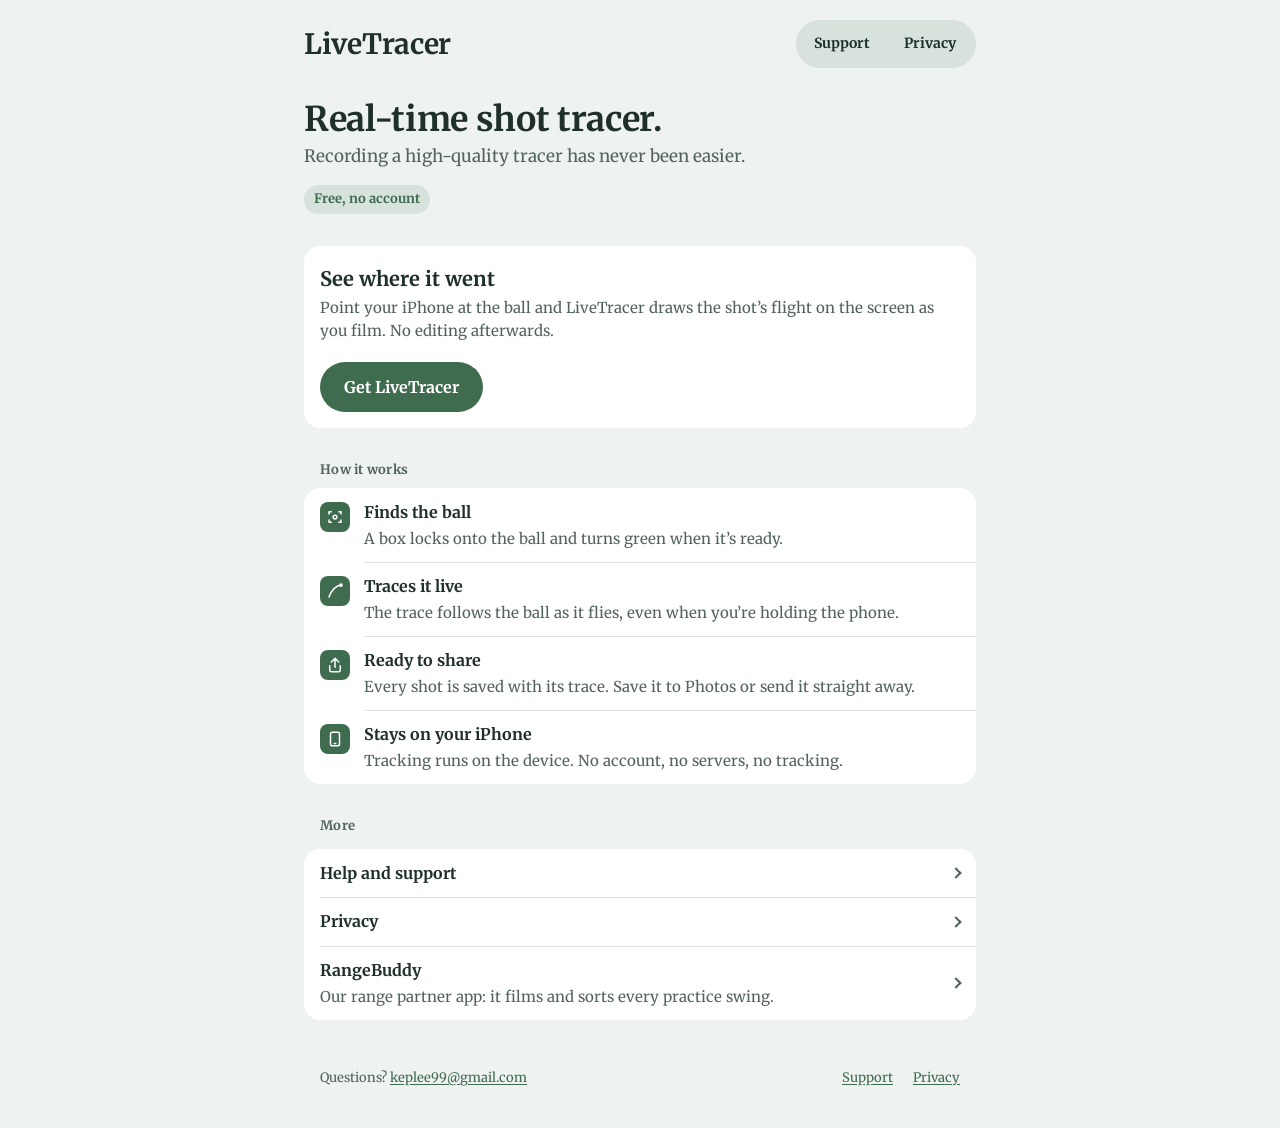
<file: index.html>
<!doctype html>
<html lang="en">
<head>
<meta charset="utf-8">
<meta name="viewport" content="width=device-width, initial-scale=1, viewport-fit=cover">
<title>LiveTracer</title>
<meta name="description" content="LiveTracer is a real-time shot tracer for iPhone: it draws your golf shot’s flight as you film. Free, no account.">
<meta name="theme-color" content="#EEF2F1" media="(prefers-color-scheme: light)">
<meta name="theme-color" content="#1F2F2A" media="(prefers-color-scheme: dark)">
<link rel="stylesheet" href="assets/site.css">
</head>
<body>
<a class="skip" href="#main">Skip to content</a>
<div class="page">
  <header class="banner">
    <a class="brand brand-text" href="./">LiveTracer</a>
    <nav class="segmented" aria-label="Pages">
      <a href="support/">Support</a>
      <a href="privacy/">Privacy</a>
    </nav>
  </header>

  <main id="main">
    <h1 class="title">Real-time shot tracer.</h1>
    <p class="lede">Recording a high-quality tracer has never been easier.</p>
    <p><span class="badge">Free, no account</span></p>

    <section aria-labelledby="about-heading">
      <h2 class="visually-hidden" id="about-heading">About LiveTracer</h2>
      <div class="group">
        <div class="hero">
          <div>
            <h3>See where it went</h3>
            <p>Point your iPhone at the ball and LiveTracer draws the shot’s flight on the screen as you film. No editing afterwards.</p>
          </div>
        </div>
        <div class="actions"><a class="button" href="get/">Get LiveTracer</a></div>
      </div>
    </section>

    <section aria-labelledby="how-heading">
      <h2 class="section-header" id="how-heading">How it works</h2>
      <ul class="group has-icons">
        <li class="row">
          <span class="tile" aria-hidden="true"><svg viewBox="0 0 24 24" fill="none" stroke="currentColor" stroke-width="2" stroke-linecap="round" stroke-linejoin="round"><path d="M4 8V5h3M17 5h3v3M20 16v3h-3M7 19H4v-3"/><circle cx="12" cy="12" r="2.5"/></svg></span>
          <div class="row-body"><p class="row-title">Finds the ball</p><p class="row-text">A box locks onto the ball and turns green when it’s ready.</p></div>
        </li>
        <li class="row">
          <span class="tile" aria-hidden="true"><svg viewBox="0 0 24 24" fill="none" stroke="currentColor" stroke-width="2" stroke-linecap="round" stroke-linejoin="round"><path d="M4 20C8 9 14 5 20 4"/><circle cx="20" cy="4" r="1.5"/></svg></span>
          <div class="row-body"><p class="row-title">Traces it live</p><p class="row-text">The trace follows the ball as it flies, even when you’re holding the phone.</p></div>
        </li>
        <li class="row">
          <span class="tile" aria-hidden="true"><svg viewBox="0 0 24 24" fill="none" stroke="currentColor" stroke-width="2" stroke-linecap="round" stroke-linejoin="round"><path d="M12 3v12M7 8l5-5 5 5"/><path d="M5 13v6a2 2 0 0 0 2 2h10a2 2 0 0 0 2-2v-6"/></svg></span>
          <div class="row-body"><p class="row-title">Ready to share</p><p class="row-text">Every shot is saved with its trace. Save it to Photos or send it straight away.</p></div>
        </li>
        <li class="row">
          <span class="tile" aria-hidden="true"><svg viewBox="0 0 24 24" fill="none" stroke="currentColor" stroke-width="2" stroke-linecap="round" stroke-linejoin="round"><rect x="6" y="3" width="12" height="18" rx="2.5"/><path d="M11 18h2"/></svg></span>
          <div class="row-body"><p class="row-title">Stays on your iPhone</p><p class="row-text">Tracking runs on the device. No account, no servers, no tracking.</p></div>
        </li>
      </ul>
    </section>

    <section aria-labelledby="links-heading">
      <h2 class="section-header" id="links-heading">More</h2>
      <nav class="group links" aria-label="LiveTracer pages">
        <a class="row" href="support/"><span class="row-body"><span class="row-title">Help and support</span></span></a>
        <a class="row" href="privacy/"><span class="row-body"><span class="row-title">Privacy</span></span></a>
        <a class="row" href="https://lkpklkk.github.io/RangeBuddy-site/"><span class="row-body"><span class="row-title">RangeBuddy</span><span class="row-text">Our range partner app: it films and sorts every practice swing.</span></span></a>
      </nav>
    </section>
  </main>

  <footer class="footer">
    <span>Questions? <a href="mailto:keplee99@gmail.com?subject=LiveTracer">keplee99@gmail.com</a></span>
    <nav aria-label="Footer"><a href="support/">Support</a><a href="privacy/">Privacy</a></nav>
  </footer>
</div>
</body>
</html>
</file>
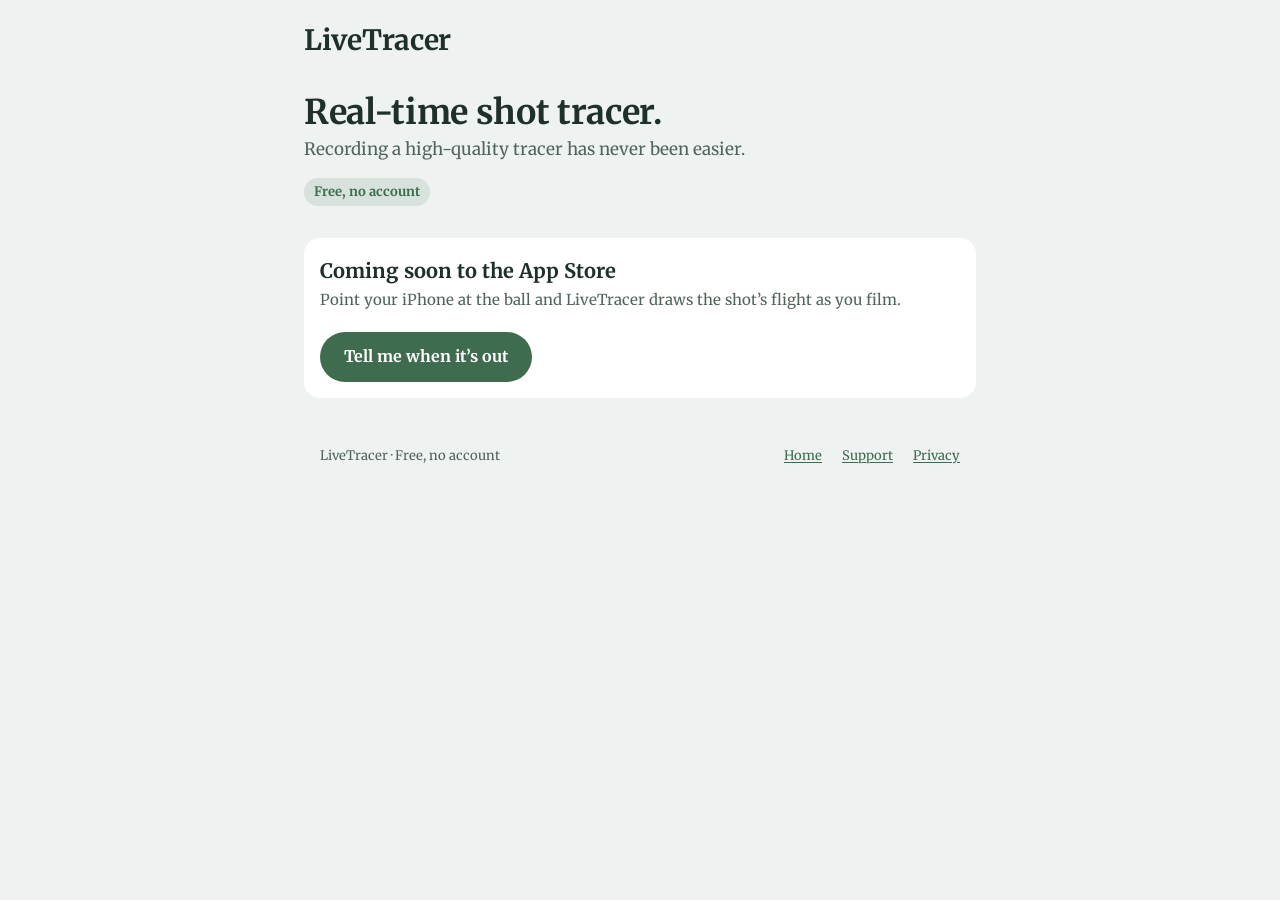
<file: get/index.html>
<!doctype html>
<html lang="en">
<head>
<meta charset="utf-8">
<meta name="viewport" content="width=device-width, initial-scale=1, viewport-fit=cover">
<title>Get LiveTracer</title>
<meta name="description" content="LiveTracer draws your golf shot’s flight as you film it on iPhone. Free, no account.">
<meta name="robots" content="noindex">
<meta name="theme-color" content="#EEF2F1" media="(prefers-color-scheme: light)">
<meta name="theme-color" content="#1F2F2A" media="(prefers-color-scheme: dark)">
<link rel="stylesheet" href="../assets/site.css">
<script>
  // Where links and QR codes to /get/ lead. Empty: show this page ("coming soon").
  // Set it to the App Store link at launch (or a TestFlight link before), e.g.
  // "https://apps.apple.com/app/id0000000000?pt=PROVIDER&ct=badge".
  // Query parameters on this page's URL (for example ?ct=badge) are passed through.
  var TARGET = "";
  if (TARGET) {
    var target = new URL(TARGET);
    new URLSearchParams(location.search).forEach(function (value, key) {
      if (!target.searchParams.has(key)) target.searchParams.set(key, value);
    });
    location.replace(target.toString());
  }
</script>
</head>
<body>
<a class="skip" href="#main">Skip to content</a>
<div class="page">
  <header class="banner">
    <a class="brand brand-text" href="../">LiveTracer</a>
  </header>

  <main id="main">
    <h1 class="title">Real-time shot tracer.</h1>
    <p class="lede">Recording a high-quality tracer has never been easier.</p>
    <p><span class="badge">Free, no account</span></p>

    <section aria-labelledby="soon-heading">
      <h2 class="visually-hidden" id="soon-heading">Availability</h2>
      <div class="group">
        <div class="hero">
          <div>
            <h3>Coming soon to the App Store</h3>
            <p>Point your iPhone at the ball and LiveTracer draws the shot’s flight as you film.</p>
          </div>
        </div>
        <div class="actions"><a class="button" href="mailto:keplee99@gmail.com?subject=Tell%20me%20when%20LiveTracer%20launches">Tell me when it’s out</a></div>
      </div>
    </section>
  </main>

  <footer class="footer">
    <span>LiveTracer · Free, no account</span>
    <nav aria-label="Footer"><a href="../">Home</a><a href="../support/">Support</a><a href="../privacy/">Privacy</a></nav>
  </footer>
</div>
</body>
</html>
</file>
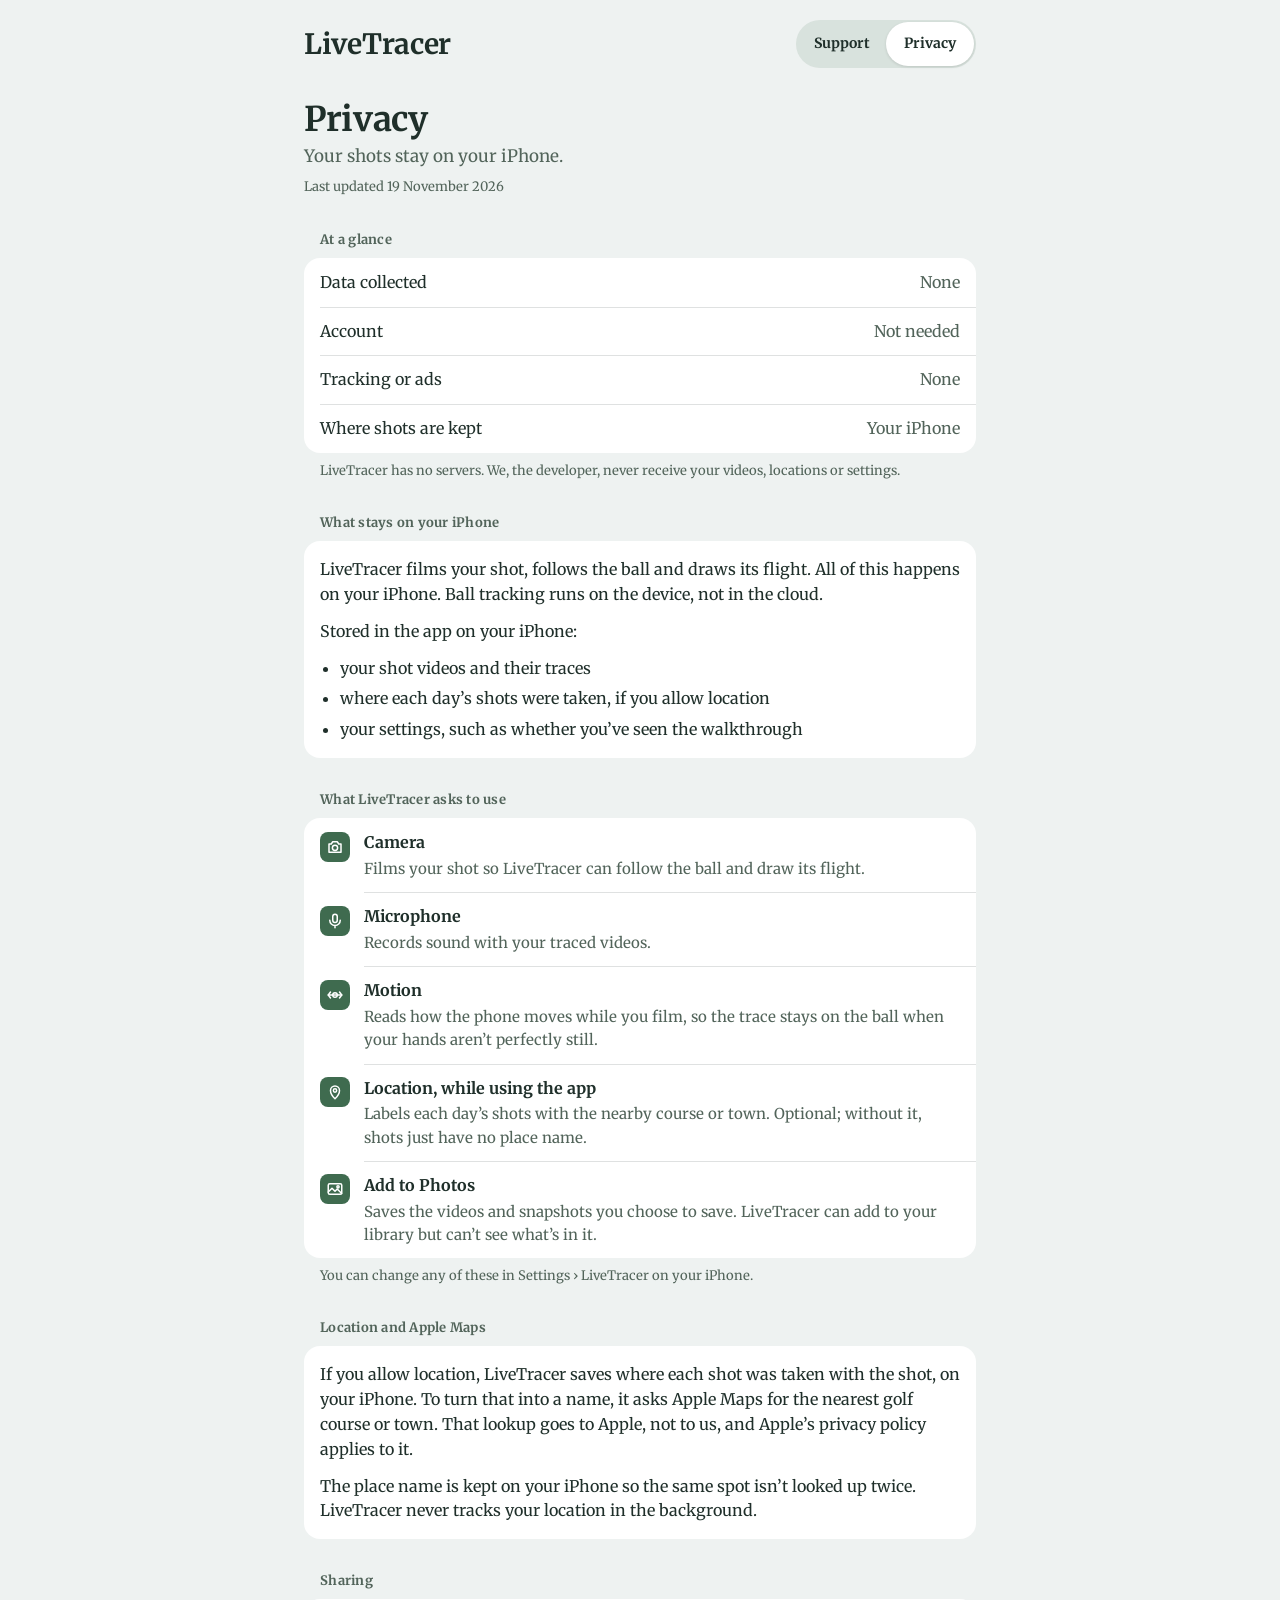
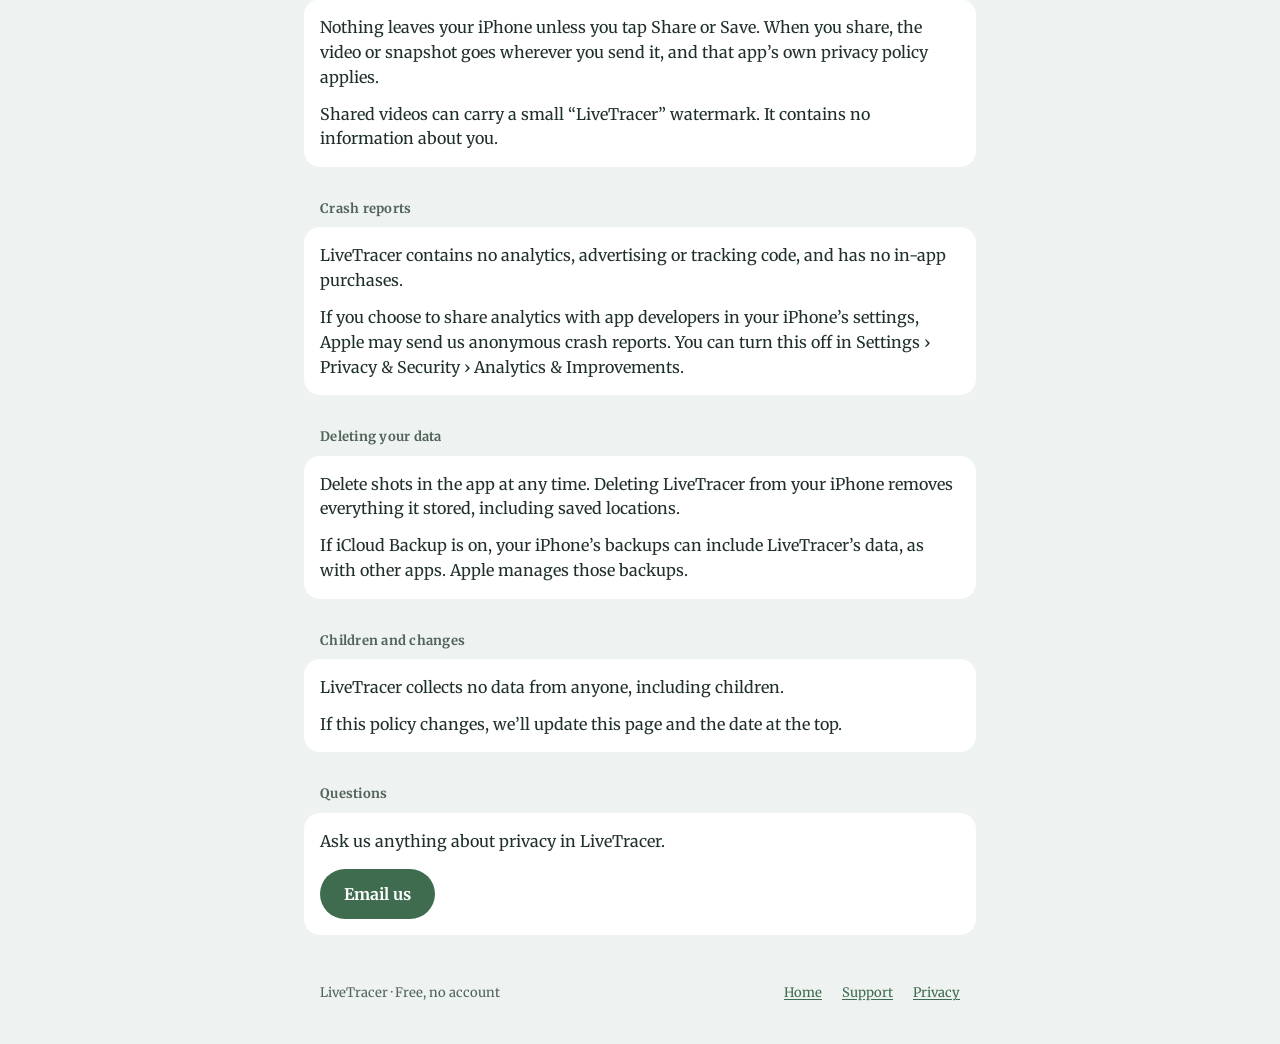
<file: privacy/index.html>
<!doctype html>
<html lang="en">
<head>
<meta charset="utf-8">
<meta name="viewport" content="width=device-width, initial-scale=1, viewport-fit=cover">
<title>Privacy · LiveTracer</title>
<meta name="description" content="LiveTracer keeps your shots on your iPhone. No account, no tracking, no data collected.">
<meta name="theme-color" content="#EEF2F1" media="(prefers-color-scheme: light)">
<meta name="theme-color" content="#1F2F2A" media="(prefers-color-scheme: dark)">
<link rel="stylesheet" href="../assets/site.css">
</head>
<body>
<a class="skip" href="#main">Skip to content</a>
<div class="page">
  <header class="banner">
    <a class="brand brand-text" href="../">LiveTracer</a>
    <nav class="segmented" aria-label="Pages">
      <a href="../support/">Support</a>
      <a href="./" aria-current="page">Privacy</a>
    </nav>
  </header>

  <main id="main">
    <h1 class="title">Privacy</h1>
    <p class="lede">Your shots stay on your iPhone.</p>
    <p class="updated">Last updated 19 November 2026</p>

    <section aria-labelledby="summary-heading">
      <h2 class="section-header" id="summary-heading">At a glance</h2>
      <ul class="group">
        <li class="row summary"><span class="row-body">Data collected</span><span class="row-value">None</span></li>
        <li class="row summary"><span class="row-body">Account</span><span class="row-value">Not needed</span></li>
        <li class="row summary"><span class="row-body">Tracking or ads</span><span class="row-value">None</span></li>
        <li class="row summary"><span class="row-body">Where shots are kept</span><span class="row-value">Your iPhone</span></li>
      </ul>
      <p class="section-footer">LiveTracer has no servers. We, the developer, never receive your videos, locations or settings.</p>
    </section>

    <section aria-labelledby="device-heading">
      <h2 class="section-header" id="device-heading">What stays on your iPhone</h2>
      <div class="group prose">
        <p>LiveTracer films your shot, follows the ball and draws its flight. All of this happens on your iPhone. Ball tracking runs on the device, not in the cloud.</p>
        <p>Stored in the app on your iPhone:</p>
        <ul>
          <li>your shot videos and their traces</li>
          <li>where each day’s shots were taken, if you allow location</li>
          <li>your settings, such as whether you’ve seen the walkthrough</li>
        </ul>
      </div>
    </section>

    <section aria-labelledby="permissions-heading">
      <h2 class="section-header" id="permissions-heading">What LiveTracer asks to use</h2>
      <ul class="group has-icons">
        <li class="row">
          <span class="tile" aria-hidden="true"><svg viewBox="0 0 24 24" fill="none" stroke="currentColor" stroke-width="2" stroke-linecap="round" stroke-linejoin="round"><path d="M4 8h3l2-3h6l2 3h3v11H4z"/><circle cx="12" cy="13" r="3.5"/></svg></span>
          <div class="row-body"><p class="row-title">Camera</p><p class="row-text">Films your shot so LiveTracer can follow the ball and draw its flight.</p></div>
        </li>
        <li class="row">
          <span class="tile" aria-hidden="true"><svg viewBox="0 0 24 24" fill="none" stroke="currentColor" stroke-width="2" stroke-linecap="round" stroke-linejoin="round"><rect x="9" y="3" width="6" height="11" rx="3"/><path d="M5 11a7 7 0 0 0 14 0M12 18v3"/></svg></span>
          <div class="row-body"><p class="row-title">Microphone</p><p class="row-text">Records sound with your traced videos.</p></div>
        </li>
        <li class="row">
          <span class="tile" aria-hidden="true"><svg viewBox="0 0 24 24" fill="none" stroke="currentColor" stroke-width="2" stroke-linecap="round" stroke-linejoin="round"><path d="M3 12h18"/><circle cx="12" cy="12" r="3"/><path d="M6 8l-3 4 3 4M18 8l3 4-3 4"/></svg></span>
          <div class="row-body"><p class="row-title">Motion</p><p class="row-text">Reads how the phone moves while you film, so the trace stays on the ball when your hands aren’t perfectly still.</p></div>
        </li>
        <li class="row">
          <span class="tile" aria-hidden="true"><svg viewBox="0 0 24 24" fill="none" stroke="currentColor" stroke-width="2" stroke-linecap="round" stroke-linejoin="round"><path d="M12 21s-6-5.6-6-11a6 6 0 0 1 12 0c0 5.4-6 11-6 11z"/><circle cx="12" cy="10" r="2.2"/></svg></span>
          <div class="row-body"><p class="row-title">Location, while using the app</p><p class="row-text">Labels each day’s shots with the nearby course or town. Optional; without it, shots just have no place name.</p></div>
        </li>
        <li class="row">
          <span class="tile" aria-hidden="true"><svg viewBox="0 0 24 24" fill="none" stroke="currentColor" stroke-width="2" stroke-linecap="round" stroke-linejoin="round"><rect x="3" y="5" width="18" height="14" rx="2"/><path d="M3 16l5-5 4 4 3-3 6 6"/><circle cx="16" cy="9" r="1.5"/></svg></span>
          <div class="row-body"><p class="row-title">Add to Photos</p><p class="row-text">Saves the videos and snapshots you choose to save. LiveTracer can add to your library but can’t see what’s in it.</p></div>
        </li>
      </ul>
      <p class="section-footer">You can change any of these in Settings › LiveTracer on your iPhone.</p>
    </section>

    <section aria-labelledby="location-heading">
      <h2 class="section-header" id="location-heading">Location and Apple Maps</h2>
      <div class="group prose">
        <p>If you allow location, LiveTracer saves where each shot was taken with the shot, on your iPhone. To turn that into a name, it asks Apple Maps for the nearest golf course or town. That lookup goes to Apple, not to us, and Apple’s privacy policy applies to it.</p>
        <p>The place name is kept on your iPhone so the same spot isn’t looked up twice. LiveTracer never tracks your location in the background.</p>
      </div>
    </section>

    <section aria-labelledby="sharing-heading">
      <h2 class="section-header" id="sharing-heading">Sharing</h2>
      <div class="group prose">
        <p>Nothing leaves your iPhone unless you tap Share or Save. When you share, the video or snapshot goes wherever you send it, and that app’s own privacy policy applies.</p>
        <p>Shared videos can carry a small “LiveTracer” watermark. It contains no information about you.</p>
      </div>
    </section>

    <section aria-labelledby="apple-heading">
      <h2 class="section-header" id="apple-heading">Crash reports</h2>
      <div class="group prose">
        <p>LiveTracer contains no analytics, advertising or tracking code, and has no in-app purchases.</p>
        <p>If you choose to share analytics with app developers in your iPhone’s settings, Apple may send us anonymous crash reports. You can turn this off in Settings › Privacy &amp; Security › Analytics &amp; Improvements.</p>
      </div>
    </section>

    <section aria-labelledby="delete-heading">
      <h2 class="section-header" id="delete-heading">Deleting your data</h2>
      <div class="group prose">
        <p>Delete shots in the app at any time. Deleting LiveTracer from your iPhone removes everything it stored, including saved locations.</p>
        <p>If iCloud Backup is on, your iPhone’s backups can include LiveTracer’s data, as with other apps. Apple manages those backups.</p>
      </div>
    </section>

    <section aria-labelledby="other-heading">
      <h2 class="section-header" id="other-heading">Children and changes</h2>
      <div class="group prose">
        <p>LiveTracer collects no data from anyone, including children.</p>
        <p>If this policy changes, we’ll update this page and the date at the top.</p>
      </div>
    </section>

    <section aria-labelledby="contact-heading">
      <h2 class="section-header" id="contact-heading">Questions</h2>
      <div class="group">
        <div class="prose"><p>Ask us anything about privacy in LiveTracer.</p></div>
        <div class="actions"><a class="button" href="mailto:keplee99@gmail.com?subject=LiveTracer%20privacy">Email us</a></div>
      </div>
    </section>
  </main>

  <footer class="footer">
    <span>LiveTracer · Free, no account</span>
    <nav aria-label="Footer"><a href="../">Home</a><a href="../support/">Support</a><a href="./">Privacy</a></nav>
  </footer>
</div>
</body>
</html>
</file>
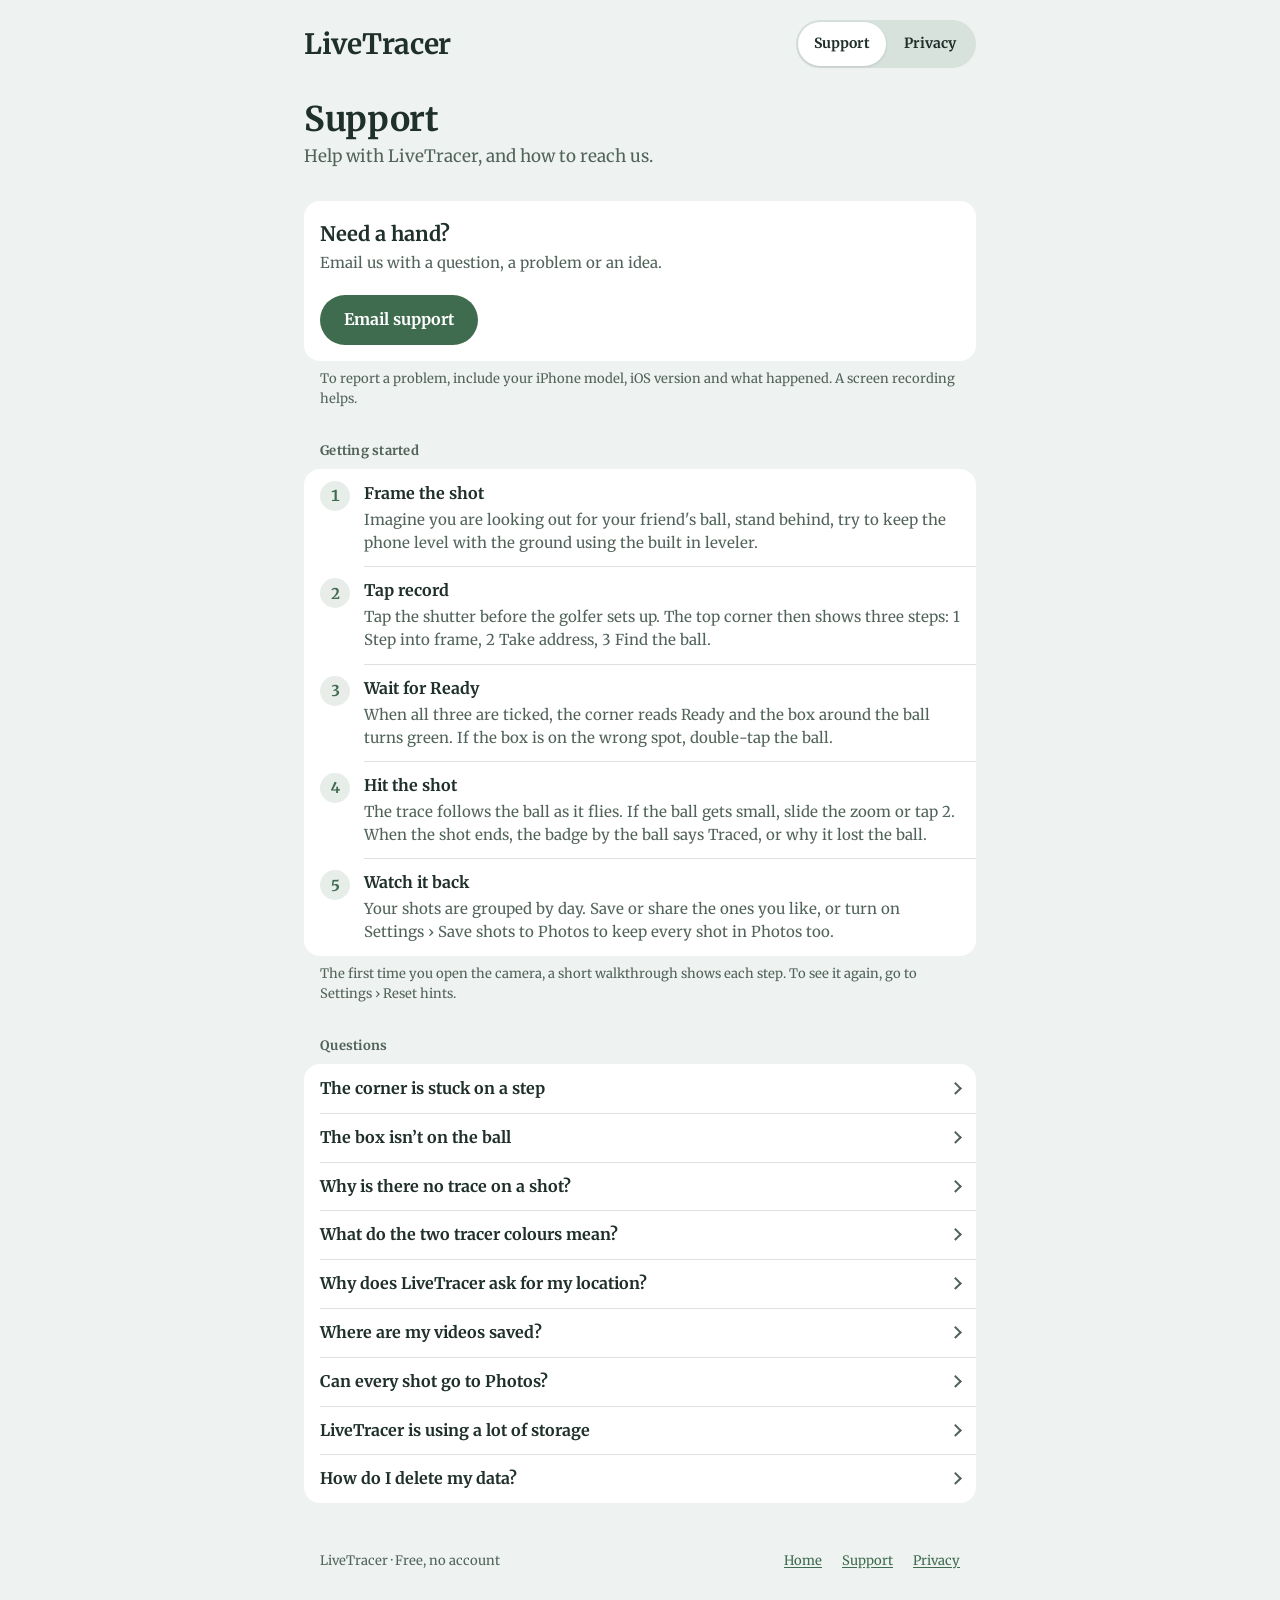
<file: support/index.html>
<!doctype html>
<html lang="en">
<head>
<meta charset="utf-8">
<meta name="viewport" content="width=device-width, initial-scale=1, viewport-fit=cover">
<title>Support · LiveTracer</title>
<meta name="description" content="LiveTracer draws your golf shot’s flight as you film it on iPhone. Help, setup tips and how to reach us.">
<meta name="theme-color" content="#EEF2F1" media="(prefers-color-scheme: light)">
<meta name="theme-color" content="#1F2F2A" media="(prefers-color-scheme: dark)">
<link rel="stylesheet" href="../assets/site.css">
</head>
<body>
<a class="skip" href="#main">Skip to content</a>
<div class="page">
  <header class="banner">
    <a class="brand brand-text" href="../">LiveTracer</a>
    <nav class="segmented" aria-label="Pages">
      <a href="./" aria-current="page">Support</a>
      <a href="../privacy/">Privacy</a>
    </nav>
  </header>

  <main id="main">
    <h1 class="title">Support</h1>
    <p class="lede">Help with LiveTracer, and how to reach us.</p>

    <section aria-labelledby="contact-heading">
      <h2 class="visually-hidden" id="contact-heading">Contact</h2>
      <div class="group">
        <div class="hero">
          <div>
            <h3>Need a hand?</h3>
            <p>Email us with a question, a problem or an idea.</p>
          </div>
        </div>
        <div class="actions"><a class="button" href="mailto:keplee99@gmail.com?subject=LiveTracer%20support">Email support</a></div>
      </div>
      <p class="section-footer">To report a problem, include your iPhone model, iOS version and what happened. A screen recording helps.</p>
    </section>

    <!-- faq:begin Apps/LiveTracer/LiveTracer/Support/faq.json (generated by Tools/Support/render_site_faq.py; edit the FAQ file, not this) -->
    <section aria-labelledby="start-heading">
      <h2 class="section-header" id="start-heading">Getting started</h2>
      <ol class="group has-icons">
        <li class="row">
          <span class="step-number" aria-hidden="true">1</span>
          <div class="row-body"><p class="row-title">Frame the shot</p><p class="row-text">Imagine you are looking out for your friend's ball, stand behind, try to keep the phone level with the ground using the built in leveler.</p></div>
        </li>
        <li class="row">
          <span class="step-number" aria-hidden="true">2</span>
          <div class="row-body"><p class="row-title">Tap record</p><p class="row-text">Tap the shutter before the golfer sets up. The top corner then shows three steps: 1 Step into frame, 2 Take address, 3 Find the ball.</p></div>
        </li>
        <li class="row">
          <span class="step-number" aria-hidden="true">3</span>
          <div class="row-body"><p class="row-title">Wait for Ready</p><p class="row-text">When all three are ticked, the corner reads Ready and the box around the ball turns green. If the box is on the wrong spot, double-tap the ball.</p></div>
        </li>
        <li class="row">
          <span class="step-number" aria-hidden="true">4</span>
          <div class="row-body"><p class="row-title">Hit the shot</p><p class="row-text">The trace follows the ball as it flies. If the ball gets small, slide the zoom or tap 2. When the shot ends, the badge by the ball says Traced, or why it lost the ball.</p></div>
        </li>
        <li class="row">
          <span class="step-number" aria-hidden="true">5</span>
          <div class="row-body"><p class="row-title">Watch it back</p><p class="row-text">Your shots are grouped by day. Save or share the ones you like, or turn on Settings › Save shots to Photos to keep every shot in Photos too.</p></div>
        </li>
      </ol>
      <p class="section-footer">The first time you open the camera, a short walkthrough shows each step. To see it again, go to Settings › Reset hints.</p>
    </section>

    <section aria-labelledby="faq-heading">
      <h2 class="section-header" id="faq-heading">Questions</h2>
      <div class="group">
        <details class="row" id="corner-stuck">
          <summary>The corner is stuck on a step</summary>
          <div class="answer"><p>Step into frame: get the golfer’s whole body in the picture. Take address: the golfer stands still over the ball for a moment. Find the ball: if LiveTracer doesn’t find it, double-tap the ball.</p></div>
        </details>
        <details class="row" id="box-not-on-ball">
          <summary>The box isn’t on the ball</summary>
          <div class="answer"><p>Double-tap the ball to move the box there. Tap reset to let LiveTracer search on its own again.</p></div>
        </details>
        <details class="row" id="no-trace">
          <summary>Why is there no trace on a shot?</summary>
          <div class="answer"><p>The tracer needs to see the ball leave. Wait for Ready and the green box before the swing, keep the ball in frame, and avoid filming straight into the sun. Zooming in helps when the ball is far away.</p><p>If the badge says Camera lost, the picture moved too fast or showed too little background to follow. Move the phone smoothly and keep some ground or trees in view.</p></div>
        </details>
        <details class="row" id="tracer-colours">
          <summary>What do the two tracer colours mean?</summary>
          <div class="answer"><p><span class="swatch tracer" aria-hidden="true"></span>The tracer colour is where LiveTracer saw the ball.</p><p><span class="swatch projected" aria-hidden="true"></span>Yellow is the projected rest of the flight, estimated from what it saw.</p></div>
        </details>
        <details class="row" id="location">
          <summary>Why does LiveTracer ask for my location?</summary>
          <div class="answer"><p>To label each day’s shots with the course or town you were at. It’s optional: say no and your shots simply have no place name. See <a href="../privacy/">Privacy</a>.</p></div>
        </details>
        <details class="row" id="videos-saved">
          <summary>Where are my videos saved?</summary>
          <div class="answer"><p>In LiveTracer on your iPhone, grouped by day. To keep a copy somewhere else, share a shot or save it to Photos.</p></div>
        </details>
        <details class="row" id="save-to-photos">
          <summary>Can every shot go to Photos?</summary>
          <div class="answer"><p>Yes. Turn on Settings › Save shots to Photos. Each shot is saved with its tracer as soon as it’s ready, and stays in LiveTracer too.</p></div>
        </details>
        <details class="row" id="storage">
          <summary>LiveTracer is using a lot of storage</summary>
          <div class="answer"><p>Videos take space. Delete shots you no longer need, after saving any you want to keep to Photos.</p></div>
        </details>
        <details class="row" id="delete-data">
          <summary>How do I delete my data?</summary>
          <div class="answer"><p>Delete shots in the app, or delete LiveTracer from your iPhone to remove everything it stored.</p></div>
        </details>
      </div>
    </section>
    <!-- faq:end -->
  </main>

  <footer class="footer">
    <span>LiveTracer · Free, no account</span>
    <nav aria-label="Footer"><a href="../">Home</a><a href="./">Support</a><a href="../privacy/">Privacy</a></nav>
  </footer>
</div>
</body>
</html>
</file>
<file: assets/site.css>
/* LiveTracer site: the app's brand tokens (docs/architecture/brand.md, Original theme) laid out
   like native iOS grouped lists. Sizes are in rem so they follow the reader's text size; on iOS
   Safari `-apple-system-body` makes rem follow Dynamic Type. */

@font-face {
  font-family: "Merriweather";
  src: url("fonts/merriweather-400.woff2") format("woff2");
  font-weight: 400;
  font-style: normal;
  font-display: swap;
}
@font-face {
  font-family: "Merriweather";
  src: url("fonts/merriweather-700.woff2") format("woff2");
  font-weight: 700;
  font-style: normal;
  font-display: swap;
}

/* Brand colour jobs: action, text, secondary text, ground, surface, selection. */
:root {
  color-scheme: light dark;
  --action: #3F6B4F;
  --on-action: #FFFFFF;
  --sage: #8DB09A;
  --text: #1F2F2A;
  --secondary: #52645A;
  --ground: #EEF2F1;
  --surface: #FFFFFF;
  --selection: #B33A0A;
  --tracer: #F05A1A;
  --projected: #FFD60A;
  --separator: rgba(31, 47, 42, 0.14);
  --pill: rgba(63, 107, 79, 0.12);
  --radius-card: 1rem;
  --gutter: max(16px, env(safe-area-inset-left));
  --font: "Merriweather", Georgia, "Times New Roman", serif;
}
@media (prefers-color-scheme: dark) {
  :root:not([data-theme="light"]) {
    --action: #8DB99E;
    --on-action: #1F2F2A;
    --sage: #8DB99E;
    --text: #EEF2F1;
    --secondary: #B9C8BF;
    --ground: #1F2F2A;
    --surface: #293C33;
    --selection: #FF9B6B;
    --separator: rgba(238, 242, 241, 0.16);
    --pill: rgba(141, 185, 158, 0.16);
  }
}
:root[data-theme="dark"] {
  --action: #8DB99E;
  --on-action: #1F2F2A;
  --sage: #8DB99E;
  --text: #EEF2F1;
  --secondary: #B9C8BF;
  --ground: #1F2F2A;
  --surface: #293C33;
  --selection: #FF9B6B;
  --separator: rgba(238, 242, 241, 0.16);
  --pill: rgba(141, 185, 158, 0.16);
}
/* Increase Contrast: secondary text and separators move a step towards the text colour. */
@media (prefers-contrast: more) {
  :root { --secondary: var(--text); --separator: rgba(31, 47, 42, 0.4); }
  @media (prefers-color-scheme: dark) {
    :root:not([data-theme="light"]) { --separator: rgba(238, 242, 241, 0.45); }
  }
}

@supports (font: -apple-system-body) {
  html { font: -apple-system-body; }
}

*, *::before, *::after { box-sizing: border-box; }

body {
  margin: 0;
  background: var(--ground);
  color: var(--text);
  font-family: var(--font);
  font-size: 1rem;
  line-height: 1.55;
  -webkit-text-size-adjust: 100%;
  text-rendering: optimizeLegibility;
}

a { color: var(--action); text-underline-offset: 0.15em; }
a:hover { text-decoration-thickness: 2px; }
:focus-visible { outline: 3px solid var(--action); outline-offset: 2px; border-radius: 6px; }

.skip {
  position: absolute; left: -9999px; top: 0;
  background: var(--surface); color: var(--text); padding: 0.75rem 1rem;
}
.skip:focus { left: var(--gutter); top: 0.5rem; z-index: 2; }

.page {
  max-width: 44rem;
  margin: 0 auto;
  padding: max(1.25rem, env(safe-area-inset-top)) max(var(--gutter), env(safe-area-inset-right))
           max(2.5rem, env(safe-area-inset-bottom)) var(--gutter);
}

/* Banner: the app name in Merriweather (LiveTracer has no logo yet; brand guide). */
.banner { display: flex; flex-wrap: wrap; align-items: center; justify-content: space-between; gap: 1rem; }
.brand { display: inline-flex; align-items: flex-end; gap: 0.3rem; color: var(--text); text-decoration: none; }

/* A native segmented control, as links between the two pages. */
.segmented {
  display: inline-flex;
  padding: 2px;
  border-radius: 999px;
  background: var(--pill);
}
.segmented a {
  min-height: 44px;
  min-width: 5.5rem;
  padding: 0.5rem 1rem;
  display: inline-flex; align-items: center; justify-content: center;
  border-radius: 999px;
  color: var(--text);
  font-size: 0.875rem;
  font-weight: 700;
  text-decoration: none;
}
.segmented a[aria-current="page"] {
  background: var(--surface);
  box-shadow: 0 1px 3px rgba(0, 0, 0, 0.12);
}

/* Large title, like a navigation bar's. */
.title { margin: 2rem 0 0.25rem; font-size: 2.125rem; line-height: 1.15; font-weight: 700; letter-spacing: -0.01em; }
.lede { margin: 0 0 0.5rem; color: var(--secondary); font-size: 1.0625rem; }
.updated { margin: 0; color: var(--secondary); font-size: 0.8125rem; }

/* Inset grouped sections. */
section { margin-top: 2rem; }
.section-header {
  margin: 0 0 0.5rem;
  padding: 0 1rem;
  color: var(--secondary);
  font-size: 0.8125rem;
  font-weight: 700;
  letter-spacing: 0.02em;
}
.section-footer { margin: 0.5rem 0 0; padding: 0 1rem; color: var(--secondary); font-size: 0.8125rem; }
.group {
  margin: 0;
  padding: 0;
  list-style: none;
  background: var(--surface);
  border-radius: var(--radius-card);
  overflow: hidden;
}
.row {
  position: relative;
  display: flex;
  align-items: flex-start;
  gap: 0.875rem;
  min-height: 44px;
  padding: 0.75rem 1rem;
}
/* Separators inset to the text, as in iOS lists. */
.row + .row::before {
  content: "";
  position: absolute;
  top: 0; right: 0; left: var(--separator-inset, 1rem);
  border-top: 1px solid var(--separator);
}
.group.has-icons { --separator-inset: 3.75rem; }
.row-body { flex: 1 1 auto; min-width: 0; }
.row-title { margin: 0; font-weight: 700; }
.row-text { margin: 0.125rem 0 0; color: var(--secondary); font-size: 0.9375rem; }
.row-value { flex: none; color: var(--secondary); }
.row.summary { align-items: center; }

/* A rounded-square icon tile, like Settings rows. */
.tile {
  flex: none;
  width: 1.875rem; height: 1.875rem;
  margin-top: 0.1rem;
  border-radius: 0.5rem;
  display: grid; place-items: center;
  background: var(--action);
  color: var(--on-action);
}
.tile svg { width: 1.125rem; height: 1.125rem; }

.prose { padding: 1rem; }
.prose p { margin: 0; }
.prose p + p, .prose ul { margin-top: 0.75rem; }
.prose ul { padding-left: 1.25rem; margin-bottom: 0; }
.prose li + li { margin-top: 0.375rem; }

/* The highlight card that opens each page. */
.hero { padding: 1.25rem 1rem; display: flex; gap: 1rem; align-items: center; }
.hero h2, .hero h3 { margin: 0; font-size: 1.25rem; line-height: 1.3; }
.visually-hidden {
  position: absolute; width: 1px; height: 1px; overflow: hidden;
  clip: rect(0 0 0 0); clip-path: inset(50%); white-space: nowrap;
}
.hero p { margin: 0.25rem 0 0; color: var(--secondary); font-size: 0.9375rem; }

/* Disclosure rows for questions. */
details.row { display: block; padding: 0; }
details.row summary {
  list-style: none;
  cursor: pointer;
  display: flex; align-items: center; gap: 0.75rem;
  min-height: 44px;
  padding: 0.75rem 1rem;
  font-weight: 700;
}
details.row summary::-webkit-details-marker { display: none; }
details.row summary::after {
  content: "";
  flex: none;
  margin-left: auto;
  width: 0.55rem; height: 0.55rem;
  border-right: 2px solid var(--secondary);
  border-bottom: 2px solid var(--secondary);
  transform: rotate(-45deg);
  transition: transform 0.2s ease;
}
details.row[open] summary::after { transform: rotate(45deg); }
details.row .answer { padding: 0 1rem 1rem; color: var(--secondary); font-size: 0.9375rem; }
details.row .answer p { margin: 0; }
details.row .answer p + p { margin-top: 0.5rem; }

/* Numbered steps. */
.step-number {
  flex: none;
  width: 1.875rem; height: 1.875rem;
  border-radius: 999px;
  display: grid; place-items: center;
  background: var(--pill);
  color: var(--action);
  font-weight: 700;
  font-size: 0.9375rem;
  font-variant-numeric: tabular-nums;
}

/* The tracer's two colours, as in the export badge. */
.swatch { display: inline-block; width: 1rem; height: 0.25rem; border-radius: 2px; vertical-align: middle; margin-right: 0.35rem; }
.swatch.tracer { background: var(--tracer); }
.swatch.projected { background: var(--projected); }

/* The one primary action: a filled capsule. */
.button {
  display: inline-flex; align-items: center; justify-content: center; gap: 0.5rem;
  min-height: 50px;
  padding: 0.75rem 1.5rem;
  border-radius: 999px;
  background: var(--action);
  color: var(--on-action);
  font-weight: 700;
  text-decoration: none;
}
.button:hover { filter: brightness(1.06); text-decoration: none; }
.actions { padding: 0 1rem 1rem; }

.badge {
  display: inline-block;
  padding: 0.25rem 0.625rem;
  border-radius: 999px;
  background: var(--pill);
  color: var(--action);
  font-size: 0.8125rem;
  font-weight: 700;
}

.footer {
  margin-top: 3rem;
  padding: 0 1rem;
  color: var(--secondary);
  font-size: 0.8125rem;
  display: flex; flex-wrap: wrap; gap: 0.5rem 1.25rem; justify-content: space-between;
}
.footer nav { display: flex; gap: 1.25rem; }

@media (max-width: 30rem) {
  .title { font-size: 1.875rem; margin-top: 1.5rem; }
  .segmented { width: 100%; }
  .segmented a { flex: 1 1 0; min-width: 0; }
  .button { width: 100%; }
}

@media (prefers-reduced-motion: reduce) {
  details.row summary::after { transition: none; }
}

/* LiveTracer has no logo yet (brand.md): its name in Merriweather stands in for it. */
.brand-text { font-size: 1.75rem; font-weight: 700; line-height: 1; letter-spacing: -0.01em; padding: 0.4rem 0; }

/* App rows on the home page: a linked row with a chevron, like a navigation list. */
a.row { color: var(--text); text-decoration: none; align-items: center; }
a.row:hover .row-title { text-decoration: underline; text-underline-offset: 0.15em; }
a.row::after {
  content: "";
  flex: none;
  width: 0.5rem; height: 0.5rem;
  border-right: 2px solid var(--secondary);
  border-bottom: 2px solid var(--secondary);
  transform: rotate(-45deg);
}
.group.links { margin-top: 0.75rem; }
a.row .row-title, a.row .row-text { display: block; }
</file>
